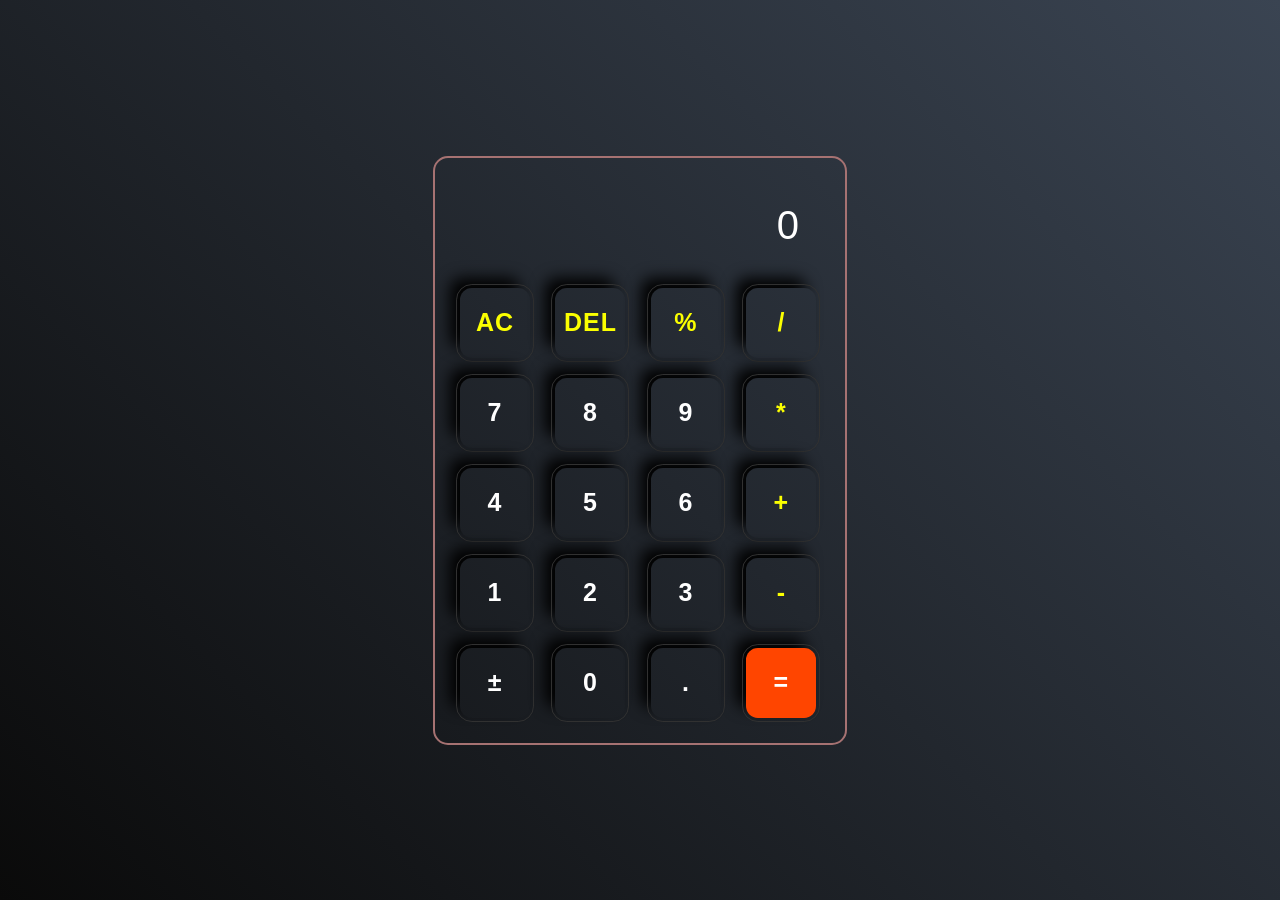
<file: index.html>
<!DOCTYPE html>
<html lang="en">
<head>
    <meta chatset="UTF-8">
    <meta charset="viewport" content="width=device-width, initial-scale=1.0">
    <title>calculator | the code school</title>
    <link rel="stylesheet" href="calculator.css">
</head>
<body>
    <div class="calculator">
        <div class="display">
        <input type="text" id="inputBox" value="0" placeholder="0" disabled>
        </div>
        <div class="row">
            <button type="button" class="opr">AC</button>
            <button type="button" class="opr">DEL</button>
            <button type="button" class="opr">%</button>
            <button type="button" class="opr">/</button>
        </div>
        <div class="row">
            <button type="button">7</button>
            <button type="button">8</button>
            <button type="button">9</button>
            <button type="button" class="opr">*</button>
        </div>
        <div class="row">
            <button type="button">4</button>
            <button type="button">5</button>
            <button type="button">6</button>
            <button type="button" class="opr">+</button>
        </div>
        <div class="row">
            <button type="button">1</button>
            <button type="button">2</button>
            <button type="button">3</button>
            <button type="button" class="opr">-</button>
        </div>
        <div class="row">
            <button type="button" id="plusminus">&#xB1;</button>
            <button type="button">0</button>
            <button type="button">.</button>
            <button type="button" id="eqBtn">=</button>
        </div>
    </div>
    <script src="calculator.js"></script>
</body>
</html>
</file>
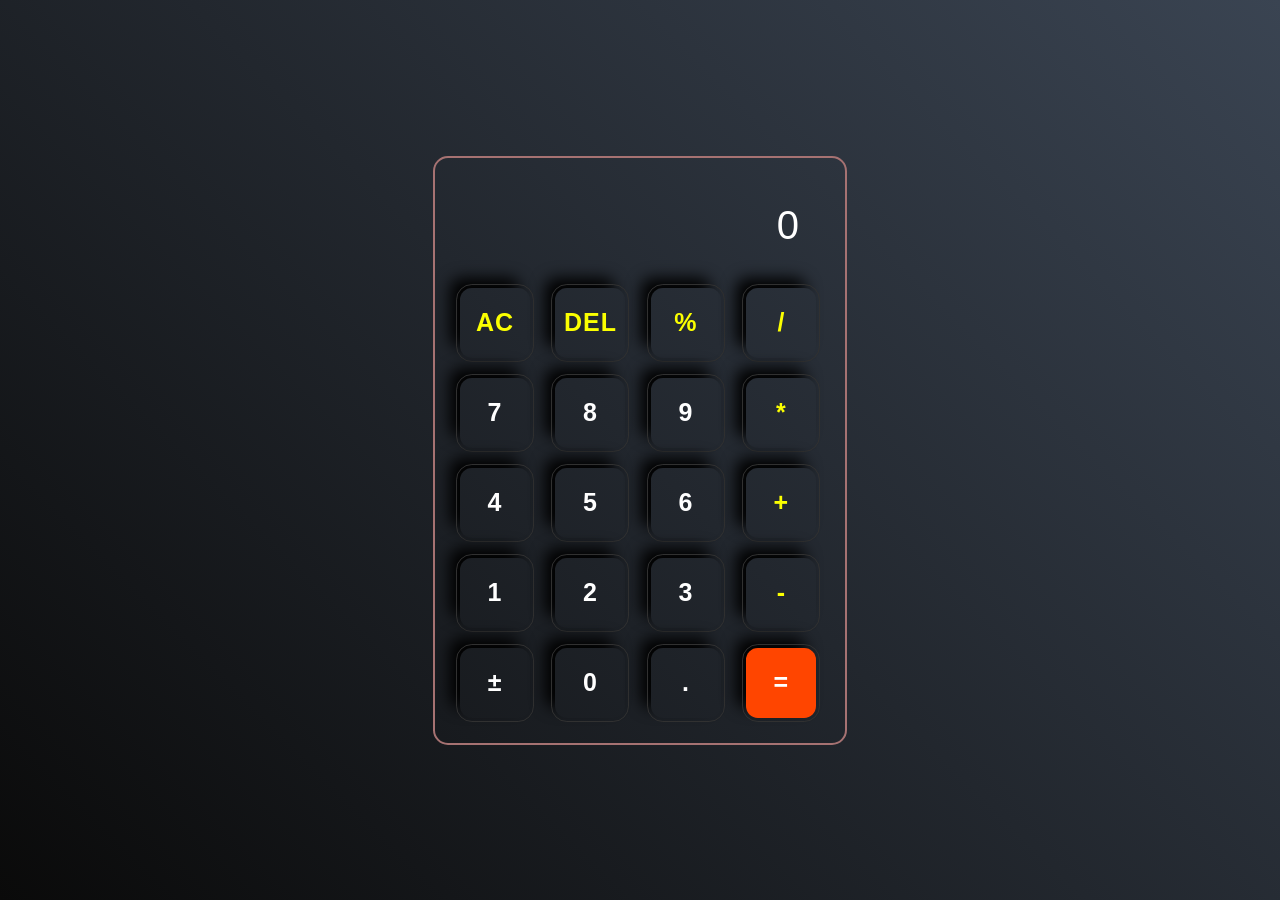
<file: calculator.html>
<!DOCTYPE html>
<html lang="en">
<head>
    <meta chatset="UTF-8">
    <meta charset="viewport" content="width=device-width, initial-scale=1.0">
    <title>calculator | the code school</title>
    <link rel="stylesheet" href="calculator.css">
</head>
<body>
    <div class="calculator">
        <div class="display">
        <input type="text" id="inputBox" value="0" placeholder="0" disabled>
        </div>
        <div class="row">
            <button type="button" class="opr">AC</button>
            <button type="button" class="opr">DEL</button>
            <button type="button" class="opr">%</button>
            <button type="button" class="opr">/</button>
        </div>
        <div class="row">
            <button type="button">7</button>
            <button type="button">8</button>
            <button type="button">9</button>
            <button type="button" class="opr">*</button>
        </div>
        <div class="row">
            <button type="button">4</button>
            <button type="button">5</button>
            <button type="button">6</button>
            <button type="button" class="opr">+</button>
        </div>
        <div class="row">
            <button type="button">1</button>
            <button type="button">2</button>
            <button type="button">3</button>
            <button type="button" class="opr">-</button>
        </div>
        <div class="row">
            <button type="button" id="plusminus">&#xB1;</button>
            <button type="button">0</button>
            <button type="button">.</button>
            <button type="button" id="eqBtn">=</button>
        </div>
    </div>
    <script src="calculator.js"></script>
</body>
</html>
</file>
<file: calculator.css>
*{
    margin: 0;
    padding: 0;
    box-sizing: border-box;
    font-family: Arial,Helvetica, Sans-serif;
    letter-spacing: 1px;
}
body{
    min-height: 100vh;
    max-width: 100%;
    display: flex;
    justify-content: center;
    align-items: center;
    /*display: grid;
    place-items: center;*/
    background: linear-gradient(45deg, #0a0a0a, #3a4452);
}
.calculator{
    padding: 15px;
    box-shadow: 0 0 15pk #000;
    border: 2px solid rgb(166,114,114);
    border-radius: 15px;
}

.display input{
    width: 360px;
    border: none;
    outline: none;
    padding: 20px;
    margin: 10px;
    background: transparent;
    color: #fff;
    font-size: 40px;
    text-align: right;
    cursor: pointer;
}
input::placeholder{
    color: #fff;
}

button{
    width: 70px;
    height: 70px;
    margin: 10px;
    background: transparent;
    color: #fff;
    font-size: 25px;
    font-weight: 600;
    border: 0;
    border-radius: 17%;
    box-shadow: -10px -10px 15px #000;
    outline: 1px solid #313131;
    outline-offset: 3px;
    cursor: pointer;
}
button:active{
    background: #000;
    transform: translate(2px, 2px);
}
.opr{
    color: #fbff00;
    background: translate(2px, 2px);
    font-size: 700;
}
#eqBtn{
    background: orangered;
    font-weight: 900;
}
</file>
